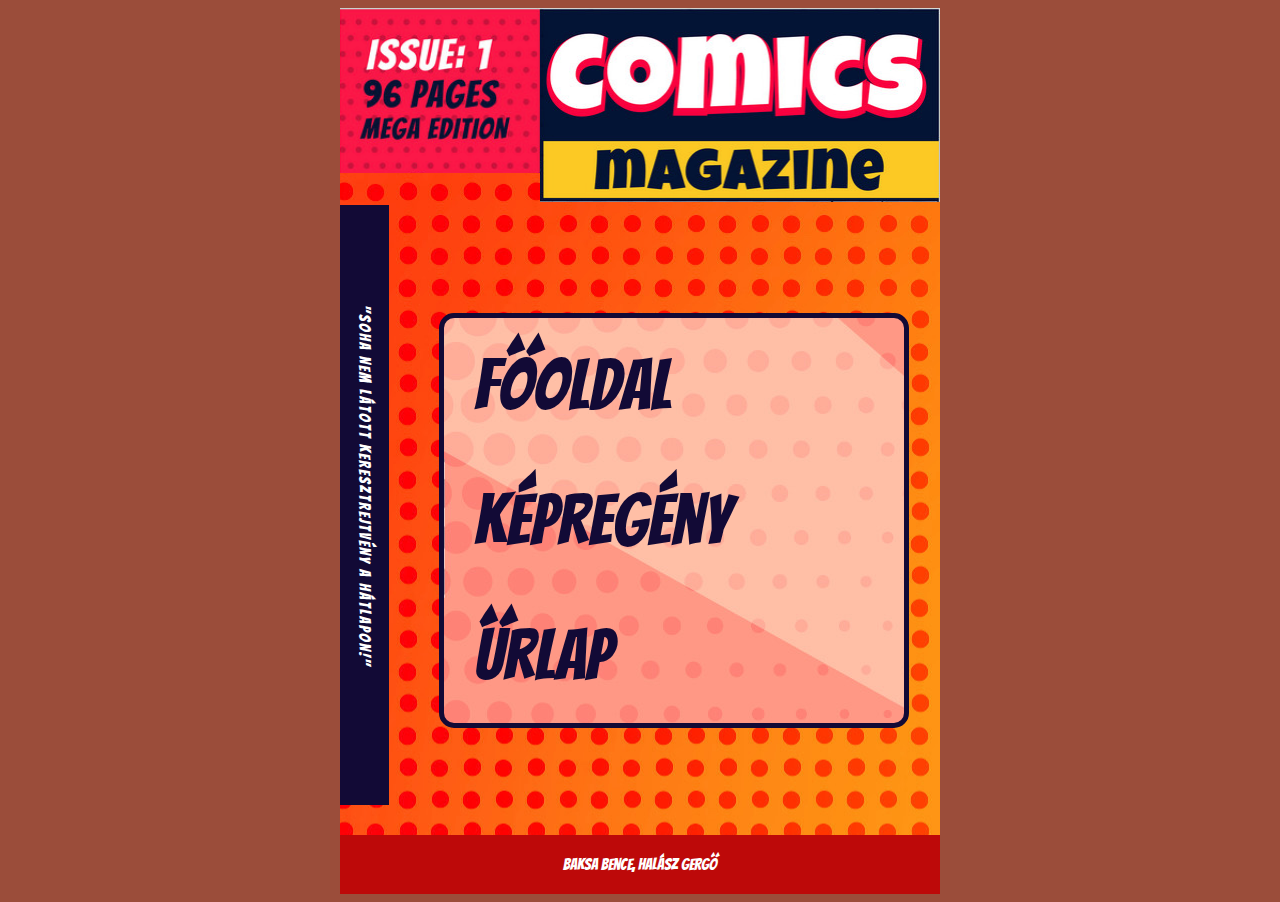
<file: index.html>
<!DOCTYPE html>
<html lang="hu">
<head>
    <meta charset="UTF-8">
    <meta name="viewport" content="width=device-width, initial-scale=1.0">
    <meta name="description" content="Képregény">
    <meta name="keywords" content="Kaland, Balaton, Képregény">
    <meta name="author" content="Baksa Bence, Halász Gergő">
    <link rel="stylesheet" href="stilus.css">
    <link rel="preconnect" href="https://fonts.googleapis.com">
    <link rel="preconnect" href="https://fonts.gstatic.com" crossorigin>
    <link href="https://fonts.googleapis.com/css2?family=Bangers&display=swap" rel="stylesheet">
    <title>Képregény</title>
</head>
<body>
    <main>
        <header>
            <div id="meret">
                <img src="kepek/kepBalArticle.PNG" alt="oldalak">
            </div>
            <div>
                <img src="kepek/kepJobbArticle.PNG" alt="cim">
            </div>
        </header>
        <div class="rendezes">
            <aside>
                <p>"SOHA NEM LÁTOTT KERESZTREJTVÉNY A HÁTLAPON!"</p>
            </aside>
            <nav>
                <ul>
                    <div class="eger">
                        <li><a href="index.html">Főoldal</a></li>
                    </div>
                    <div class="eger2">
                        <li><a href="kepregeny.html">Képregény</a></li>
                    </div>
                    <div class="eger3">
                        <li><a href="urlap.html">Űrlap</a></li>
                    </div>
                </ul>
            </nav>
        </div>
        <footer>
            <p>Baksa Bence, Halász Gergő</p>
        </footer>
    </main>
</body>
</html>
</file>
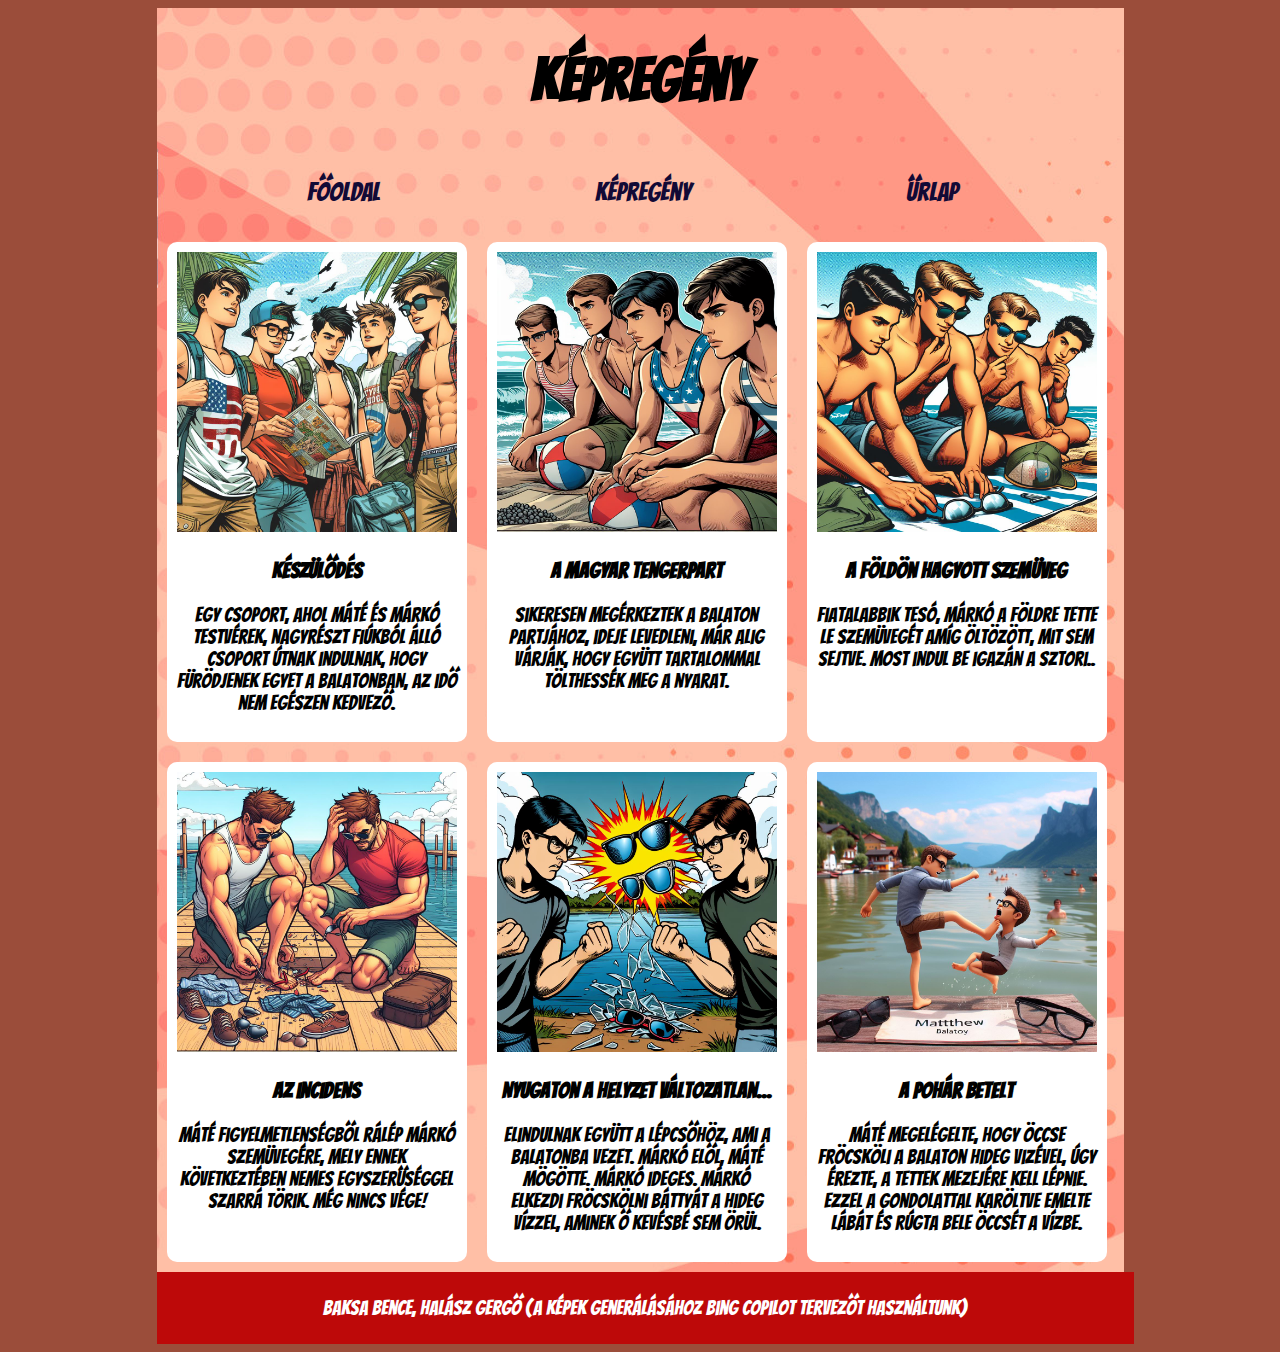
<file: kepregeny.html>
<!DOCTYPE html>
<html lang="hu">
  <head>
    <meta charset="UTF-8" />
    <meta name="viewport" content="width=device-width, initial-scale=1.0" />
    <meta name="description" content="Képregény" />
    <meta name="keywords" content="Kaland, Balaton, Képregény" />
    <meta name="author" content="Baksa Bence, Halász Gergő" />
    <link rel="stylesheet" href="kepregeny.css">
    <link rel="preconnect" href="https://fonts.googleapis.com" />
    <link rel="preconnect" href="https://fonts.gstatic.com" crossorigin />
    <link href="https://fonts.googleapis.com/css2?family=Bangers&display=swap" rel="stylesheet"/>
    <title>Képregény</title>
  </head>
  <body>
    <main>
      <header>
        <h1>Képregény</h1>
      </header>

      <nav>
        <ul>
            <li><a href="index.html">Főoldal</a></li>
            <li><a href="kepregeny.html">Képregény</a></li>
            <li><a href="urlap.html">Űrlap</a></li>
        </ul>
      </nav>

      <article>
        <div id="rendezes">
        <div class="card">
            <div class="card-holder">
            <img src="kepek/keszuletek.jpg" alt="Készülődés a partra">
            <h3>Készülődés</h3>
            <p>Egy csoport, ahol Máté és Márkó testvérek, nagyrészt fiúkból álló csoport útnak indulnak, hogy fürödjenek egyet a Balatonban, az idő nem egészen kedvező. </p>
            </div>
        </div>

          <div class="card">
            <div class="card-holder">
            <img src="kepek/megerkezve.jpg" alt="Megérkeztek">
            <h3>A magyar tengerpart</h3>
            <p>Sikeresen megérkeztek a Balaton partjához, ideje levedleni, már alig várják, hogy együtt tartalommal tölthessék meg a nyarat.</p>
          </div>  
          </div>
            
        <div class="card">
            <div class="card-holder">
            <img src="kepek/szemuveg_a_foldon.jpg" alt="A földön hagyott szemüveg">
            <h3>A földön hagyott szemüveg</h3>
            <p>Fiatalabbik tesó, Márkó a földre tette le szemüvegét amíg öltözött, mit sem sejtve. Most indul be igazán a sztori..</p>
          </div>
          </div>
        
        <div class="card">
          <div class="card-holder">
          <img src="kepek/az incidens.jpg" alt="Az incidens">
          <h3>Az incidens</h3>
          <p>Máté figyelmetlenségből rálép Márkó szemüvegére, mely ennek következtében nemes egyszerűséggel szarrá törik. Még nincs vége!</p>
        </div>
        </div>

        <div class="card">
          <div class="card-holder">
          <img src="kepek/1kep.jfif" alt="Image description">
          <h3>Nyugaton a helyzet változatlan...</h3>
          <p>Elindulnak együtt a lépcsőhöz, ami a Balatonba vezet. Márkó elől, Máté mögötte. Márkó ideges. Márkó elkezdi fröcskölni báttyát a hideg vízzel, 
            aminek ő kevésbé sem örül.</p>
          </div>
          </div>
      
      <div class="card">
        <div class="card-holder">
        <img src="kepek/rugas.jfif" alt="Máté belerúgja öccsét a vízbe">
        <h3>A pohár betelt</h3>
        <p>Máté megelégelte, hogy öccse fröcsköli a Balaton hideg vizével, úgy érezte, a tettek mezejére kell lépnie. 
          Ezzel a gondolattal karöltve emelte lábát és rúgta bele öccsét a vízbe.</p>
        </div>
        </div>
    </div>
      </article>

      <footer><p>Baksa Bence, Halász Gergő (A képek generálásához Bing Copilot tervezőt használtunk)</p></footer>
    </main>
  </body>
</html>
</file>
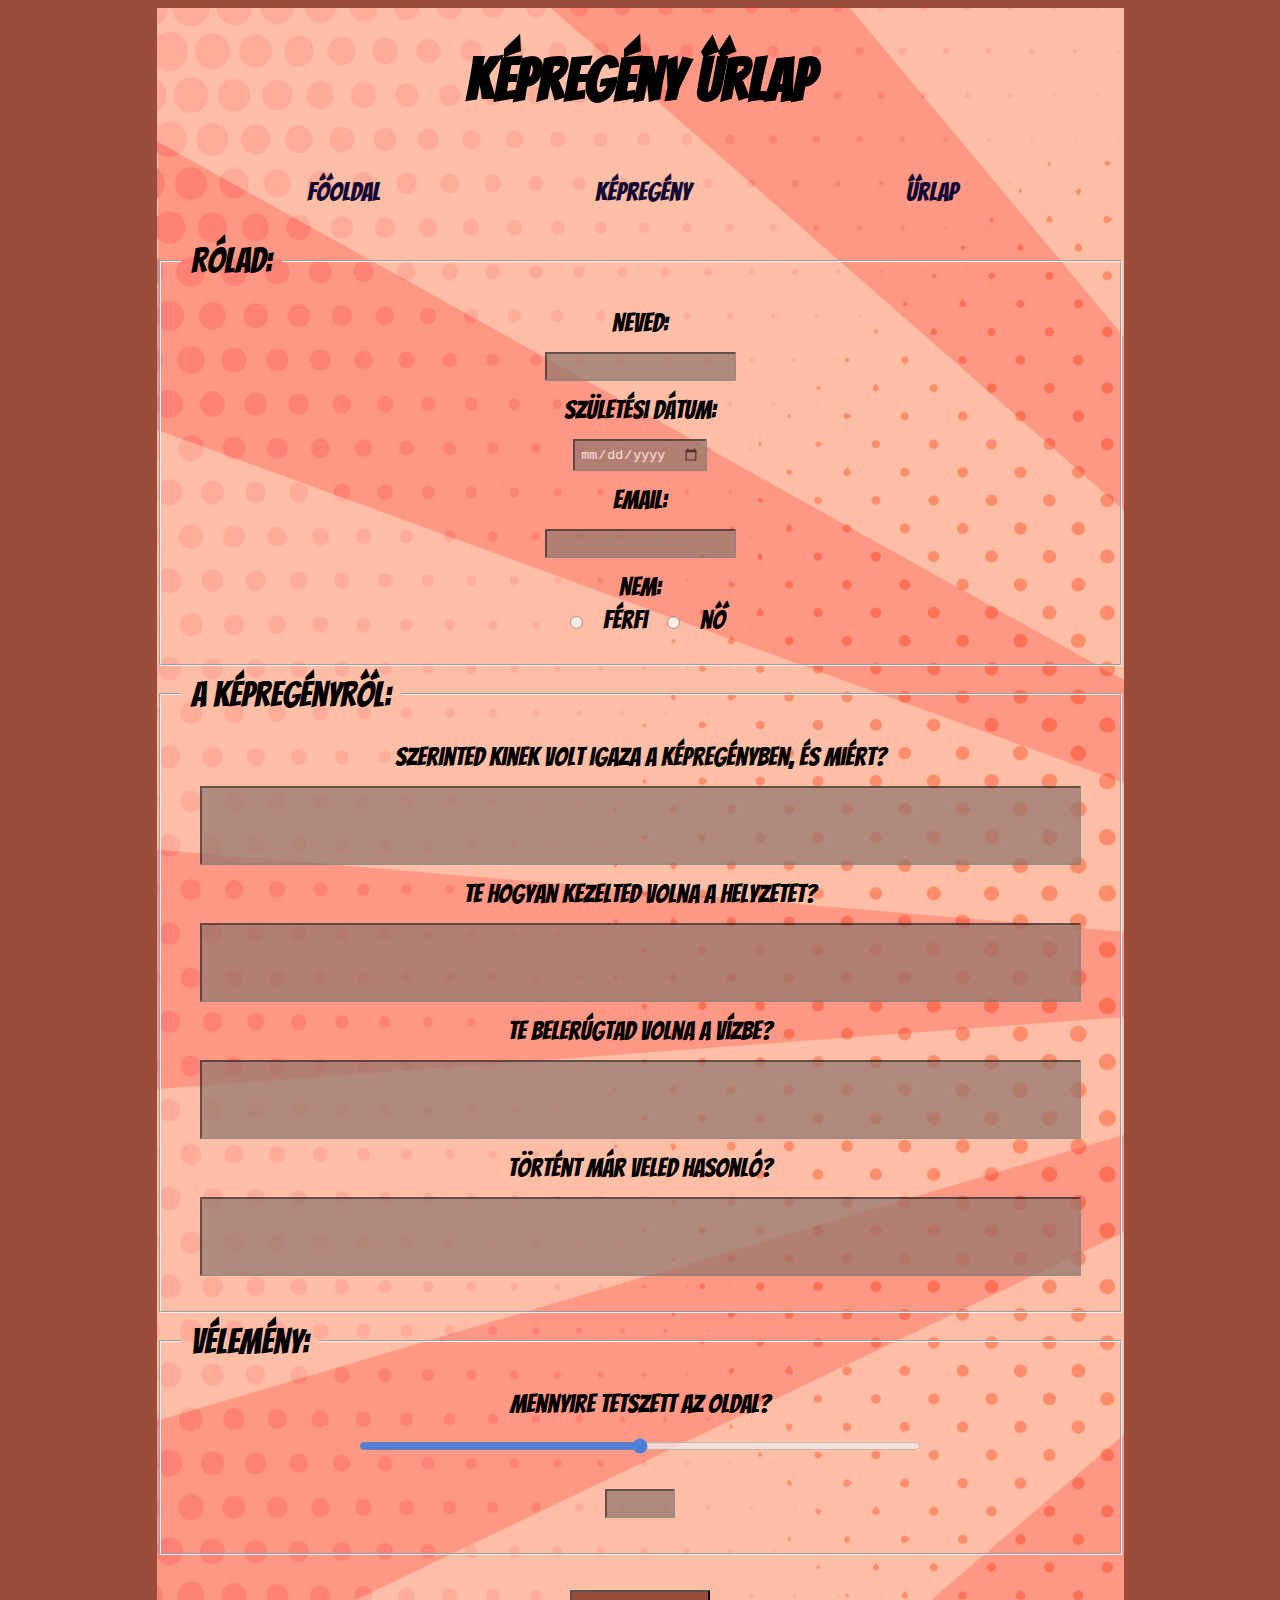
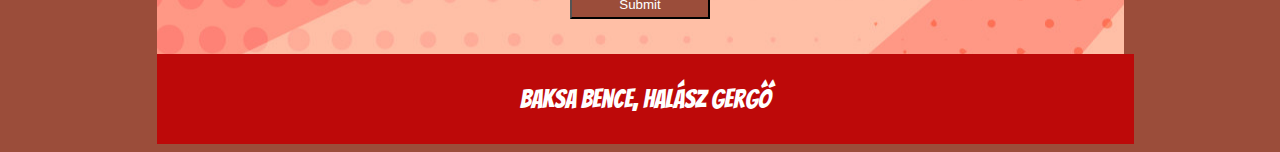
<file: urlap.html>
<!DOCTYPE html>
<html lang="hu">
<head>
    <meta charset="UTF-8">
    <meta name="viewport" content="width=device-width, initial-scale=1.0">
    <meta name="description" content="Képregény">
    <meta name="keywords" content="Kaland, Balaton, Képregény">
    <meta name="author" content="Baksa Bence, Halász Gergő">
    <link rel="preconnect" href="https://fonts.googleapis.com">
    <link rel="preconnect" href="https://fonts.gstatic.com" crossorigin>
    <link href="https://fonts.googleapis.com/css2?family=Bangers&display=swap" rel="stylesheet">
    <link rel="stylesheet" href="urlap.css">
    <title>Űrlap</title>
</head>
<body>
    <main>
        <header>
            <h1>Képregény űrlap</h1>
        </header>
        <nav>
                <ul>
                        <li><a href="index.html">Főoldal</a></li>
                        <li><a href="kepregeny.html">Képregény</a></li>
                        <li><a href="urlap.html">Űrlap</a></li>
                </ul>
        </nav>
        <article>
            <form>
                <fieldset class="kozepre">
                    <legend>Rólad:</legend>
                    <label for="nev">Neved:</label><br>
                    <input type="text" id="neved" name="neved"><br>
                    <label for="szuletes">Születési dátum:</label><br>
                    <input type="date" id="szuletes" name="szuletes" ><br>
                    <label for="email">Email:</label><br>
                    <input type="email" id="email" name="email"><br>
                    <label for="nem">Nem:</label><br>
                    <input type="radio" name="nem" id="férfi">
                    <label for="férfi">férfi</label>
                    <input type="radio" name="nem" id="no">
                    <label for="no">nő</label>
                    <br>
                </fieldset>
                <fieldset class="kozepre">
                    <legend>A képregényről:</legend>
                    <label for="kerdes1">Szerinted kinek volt igaza a képregényben, és miért?</label><br>
                    <input type="textarea" name="kerdes1" id="kerdes1" size="100" class="terulet"><br>
                    <label for="kerdes2">Te hogyan kezelted volna a helyzetet?</label><br>
                    <input type="textarea" name="kerdes2" id="kerdes2" size="100" class="terulet"><br>
                    <label for="kerdes3">Te belerúgtad volna a vízbe?</label><br>
                    <input type="textarea" name="kerdes3" id="kerdes3" size="100" class="terulet"><br>
                    <label for="kerdes4">Történt már veled hasonló?</label><br>
                    <input type="textarea" name="kerdes4" id="kerdes4" size="100" class="terulet"><br>
                </fieldset>
                <fieldset class="kozepre">
                    <legend>Vélemény:</legend>
                    <label for="tetszes">Mennyire tetszett az oldal?</label><br>
                    <input type="range" id="tetszes" name="tetszes_szam"
                    oninput="this.form.t_sz.value=this.value" class="meretezes"><br>
                    <input type="number" name="t_sz" size="6" oninput="this.form.tetszes.value=this.value" min="0" max="100">
                </fieldset>
                <div id="gomb">
                    <input type="submit" name="bekuldes" id="bekuldes">
                </div>
            </form>
        </article>
        <footer>
            <p>Baksa Bence, Halász Gergő</p>
        </footer>
    </main>
</body>
</html>
</file>
<file: stilus.css>
body{
    background-color: rgb(155, 77, 58);
}
main{
    width: 60%;
    max-width: 600px;
    margin: auto;
    background-image: url(kepek/hatterproba.jpg);
    font-family: 'Bangers', system-ui;
}
header{
    display: flex;
    flex-direction: row;
}
#meret{
    width: 50%;
}
header > div{
    width: 100%;
}
nav{
    margin: auto;
    flex: 0 0 95%;
}
a{
    text-decoration: none;
    color: rgb(18, 10, 54);
    font-size: 70px;
    transition: 0.4s;
}
li{
    padding: 30px;
}
nav > ul{
    list-style-type: none;
    border: solid 5px rgb(18, 10, 54);
    border-radius: 15px;
    background-image: url(kepek/menuhatter.jpg);
    padding: 0;
    margin-right: 50px;
    margin-left: 50px;
}
footer{
    background-color: rgb(189, 9, 9);
    color: white;
    text-align: center;
    flex: 0 0 100%;
    padding: 5px;
}
header>div>img {
    width:100%
}
.rendezes{
    display: flex;
    flex-direction: row;

}
aside{
    background-color: rgb(18, 10, 54);
    color: white;
    width: 50px;
    height: 600px;
    margin-bottom: 30px;
    flex: 0 0 5%;
}
aside > p{
    writing-mode: vertical-rl;
    padding-top: 100px;
    letter-spacing: 2px;
}
.eger, .eger2, .eger3{
    transition: 0.4s;
}
.eger:hover, .eger2:hover, .eger3:hover{
    background-color: rgb(189, 9, 9);
}
a:hover{
    color: white;
}

@media (max-width: 800px) {
    main{
        flex-direction: column;
        width: 100%;
    }

    .rendezes{
        flex-direction: column;
    }  
    aside{
        flex: 0 0 100%;
        height: 100px;
        width: 100%;
    }
    nav{
        flex: 0 0 100%;
    }
    aside > p{
        writing-mode: horizontal-tb;
        padding: 0;
        letter-spacing: 2px;
    }
    nav > ul{
        margin-right: 0px;
        margin-left: 0px;
    }
    a{
        font-size: 45px;
    }
  }
  @media (max-width: 500px) {
    main{
        flex-direction: column;
        width: 100%;
    }

    .rendezes{
        flex-direction: column;
    }  
    aside{
        flex: 0 0 100%;
        height: 100px;
        width: 100%;
    }
    nav{
        flex: 0 0 100%;
    }
    aside > p{
        writing-mode: horizontal-tb;
        padding: 0;
        letter-spacing: 2px;
    }
    nav > ul{
        margin-right: 0px;
        margin-left: 0px;
    }
    a{
        font-size: 35px;
    }
}
</file>
<file: kepregeny.css>
@import url(kozos.css);

.card-holder {
    width: 280px;
    height: 480px;
    padding: 10px;
    background-color: white;
    border-radius: 10px;

}
article{
    width: 100%;
}
article{
    flex: 0 0 100%;
}
#rendezes{
    display: flex;
    flex-direction: row;
    flex-wrap: wrap;
}
.card{
    padding: 10px;
}
img{
    width: 100%;
}

h3{
    text-align: center;
    font-size: 22px;
}

p{
    font-size: 20px;
    text-align: center;
}

@media (max-width: 1000px){
    li{
       
       padding-left: 120px;
    }
    nav{
        flex: 0 0 100%;
    }
    main{
        width: 100%;
        max-width: 1000px;
        flex-direction: column;
    }
    article{
        flex-direction: column;
        align-content: space-around;
        align-items: space-around;
    }
}
@media (max-width: 500px){
    li{
       padding-top: 20px;
       padding-bottom:20px;
    }
    nav{
        flex: 0 0 100%;
    }
    main{
        width: 100%;
        max-width: 1000px;
        flex-direction: column;
    }
}
</file>
<file: urlap.css>
@import url(kozos.css);

article{
    flex: 0 0 100%;
}
legend{
    padding: 10px;
    text-align: left;
    font-size: 35px;
}
fieldset{
    padding: 20px;
}
fieldset > input{
    background-color: rgb(146, 117, 109);
    opacity: 0.7;
    color: white;
}
input{
    padding: 5px;
    margin: 15px;
}
.terulet{
    padding: 30px;
}
.kozepre{
    text-align: center;
}
.meretezes{
    width: 60%;
}
#gomb{
    text-align: center;
    padding: 20px;
}
#gomb > input{
    width: 15%;
    background-color: rgb(155, 77, 58);
    color: white;
}
#gomb > input:hover{
    cursor: pointer;
}

@media (max-width: 1000px){
    li{
       
       padding-left: 120px;
    }
    nav{
        flex: 0 0 100%;
    }
    main{
        width: 100%;
        max-width: 1000px;
        flex-direction: column;
    }
    .terulet{
        width: 80%;
    }
    .meretezes{
        width: 60%;
    }
}
@media (max-width: 500px){
    li{
       padding-top: 20px;
       padding-bottom:20px;
    }
    nav{
        flex: 0 0 100%;
    }
    main{
        width: 100%;
        max-width: 1000px;
        flex-direction: column;
    }
    .terulet{
        width: 80%;
    }
    .meretezes{
        width: 60%;
    }
}
</file>
